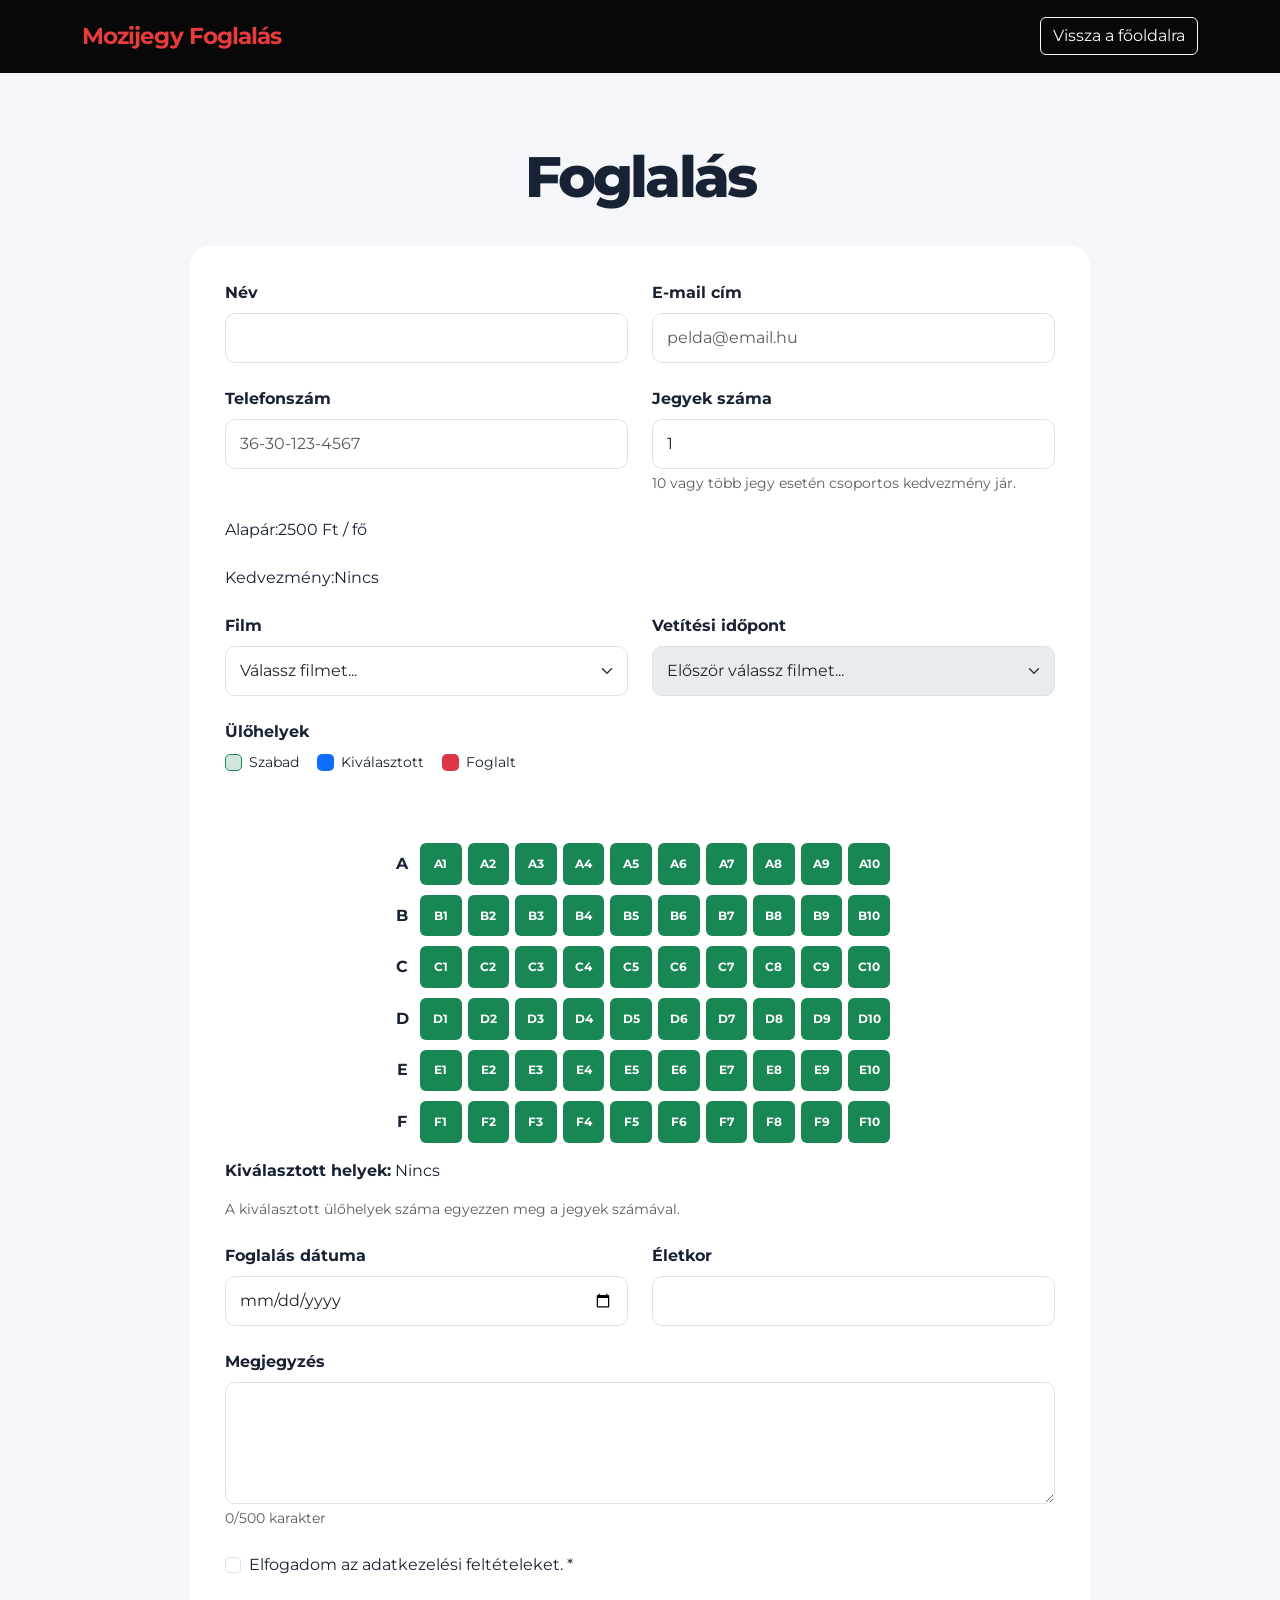
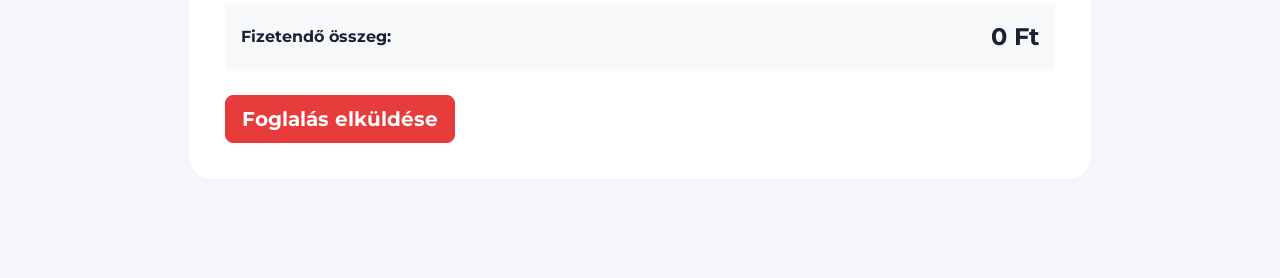
<file: urlap.html>
<!DOCTYPE html>
<html lang="hu">

<head>
  <meta charset="UTF-8">
  <meta name="viewport" content="width=device-width, initial-scale=1.0">
  <title>Foglalás</title>
  <link href="https://cdn.jsdelivr.net/npm/bootstrap@5.3.8/dist/css/bootstrap.min.css" rel="stylesheet"
    integrity="sha384-sRIl4kxILFvY47J16cr9ZwB07vP4J8+LH7qKQnuqkuIAvNWLzeN8tE5YBujZqJLB" crossorigin="anonymous">
  <script defer src="urlap.js"></script>
  <link rel="stylesheet" href="urlap.css">
</head>

<body class="form-page">
  <nav class="navbar navbar-expand-lg navbar-dark sticky-top">
    <div class="container">
      <a class="navbar-brand fw-bold" href="index.html"><span>Mozijegy Foglalás</span></a>
      <div>
        <a class="btn btn-outline-light" href="index.html">Vissza a főoldalra</a>
      </div>
    </div>
  </nav>

  <main class="form-wrapper">
    <div class="container">
      <div class="form-header text-center">
        <h1>Foglalás</h1>
      </div>
      <div class="form-card">
        <form action="" method="post">
          <div class="row g-4">
            <div class="col-md-6">
              <label for="name" class="form-label">Név</label>
              <input id="name" name="name" type="text" class="form-control" minlength="3" maxlength="60" required>
              <div class="invalid-feedback">A név legalább 3 karakter legyen.
              </div>
            </div>
            <div class="col-md-6">
              <label for="email" class="form-label">E-mail cím</label>
              <input id="email" name="email" type="email" pattern="[^ @]*@[^ @]*" class="form-control" required
                placeholder="pelda@email.hu">
              <div class="invalid-feedback">Adj meg egy érvényes e-mail címet.
              </div>
            </div>
            <div class="col-md-6">
              <label for="phone" class="form-label">Telefonszám</label>
              <input id="phone" name="phone" type="tel" pattern="[0-9]{2}-[0-9]{2}-[0-9]{3}-[0-9]{4}"
                class="form-control" required placeholder="36-30-123-4567">
              <div class="invalid-feedback">Adj meg érvényes telefonszámot.</div>
            </div>
            <div class="col-md-6">
              <label for="jegyek" class="form-label">Jegyek száma</label>
              <input type="number" id="jegyek" name="jegyek" class="form-control" min="1" max="30" value="1" required>
              <div class="form-text">10 vagy több jegy esetén csoportos kedvezmény jár.</div>
            </div>
            <div>Alapár:<span>2500 Ft / fő</span></div>
            <div>Kedvezmény:<span id="kedvezmény">Nincs</span></div>
            <div class="col-md-6">
              <label for="film" class="form-label">
                Film
              </label>
              <select id="film" name="film" class="form-select" required>
                <option value="">Válassz filmet...</option>
              </select>
            </div>
            <div class="col-md-6">
              <label for="ido" class="form-label"> Vetítési időpont</label>
              <select id="ido" name="ido" class="form-select" required disabled>
                <option value=""> Először válassz filmet...</option>
              </select>
            </div>
            <div class="col-12">
              <label class="form-label">Ülőhelyek</label>
              <div class="seat-legend mb-3">
                <span><i class="seat-dot szabad"></i> Szabad</span>
                <span><i class="seat-dot kivalasztott"></i> Kiválasztott</span>
                <span><i class="seat-dot foglalt"></i> Foglalt</span>
              </div>
              <div class="screen"></div>
              <div class="seat-map" id="ulesek" aria-label="Moziterem ülésrendje">
                <div class="seat-row">
                  <span class="row-label">A</span>
                  <button type="button" class="seat szabad" data-seat="A1">A1</button>
                  <button type="button" class="seat szabad" data-seat="A2">A2</button>
                  <button type="button" class="seat szabad" data-seat="A3">A3</button>
                  <button type="button" class="seat szabad" data-seat="A4">A4</button>
                  <button type="button" class="seat szabad" data-seat="A5">A5</button>
                  <button type="button" class="seat szabad" data-seat="A6">A6</button>
                  <button type="button" class="seat szabad" data-seat="A7">A7</button>
                  <button type="button" class="seat szabad" data-seat="A8">A8</button>
                  <button type="button" class="seat szabad" data-seat="A9">A9</button>
                  <button type="button" class="seat szabad" data-seat="A10">A10</button>
                </div>
                <div class="seat-row">
                  <span class="row-label">B</span>
                  <button type="button" class="seat szabad" data-seat="B1">B1</button>
                  <button type="button" class="seat szabad" data-seat="B2">B2</button>
                  <button type="button" class="seat szabad" data-seat="B3">B3</button>
                  <button type="button" class="seat szabad" data-seat="B4">B4</button>
                  <button type="button" class="seat szabad" data-seat="B5">B5</button>
                  <button type="button" class="seat szabad" data-seat="B6">B6</button>
                  <button type="button" class="seat szabad" data-seat="B7">B7</button>
                  <button type="button" class="seat szabad" data-seat="B8">B8</button>
                  <button type="button" class="seat szabad" data-seat="B9">B9</button>
                  <button type="button" class="seat szabad" data-seat="B10">B10</button>
                </div>
                <div class="seat-row">
                  <span class="row-label">C</span>
                  <button type="button" class="seat szabad" data-seat="C1">C1</button>
                  <button type="button" class="seat szabad" data-seat="C2">C2</button>
                  <button type="button" class="seat szabad" data-seat="C3">C3</button>
                  <button type="button" class="seat szabad" data-seat="C4">C4</button>
                  <button type="button" class="seat szabad" data-seat="C5">C5</button>
                  <button type="button" class="seat szabad" data-seat="C6">C6</button>
                  <button type="button" class="seat szabad" data-seat="C7">C7</button>
                  <button type="button" class="seat szabad" data-seat="C8">C8</button>
                  <button type="button" class="seat szabad" data-seat="C9">C9</button>
                  <button type="button" class="seat szabad" data-seat="C10">C10</button>
                </div>
                <div class="seat-row">
                  <span class="row-label">D</span>
                  <button type="button" class="seat szabad" data-seat="D1">D1</button>
                  <button type="button" class="seat szabad" data-seat="D2">D2</button>
                  <button type="button" class="seat szabad" data-seat="D3">D3</button>
                  <button type="button" class="seat szabad" data-seat="D4">D4</button>
                  <button type="button" class="seat szabad" data-seat="D5">D5</button>
                  <button type="button" class="seat szabad" data-seat="D6">D6</button>
                  <button type="button" class="seat szabad" data-seat="D7">D7</button>
                  <button type="button" class="seat szabad" data-seat="D8">D8</button>
                  <button type="button" class="seat szabad" data-seat="D9">D9</button>
                  <button type="button" class="seat szabad" data-seat="D10">D10</button>
                </div>
                <div class="seat-row">
                  <span class="row-label">E</span>
                  <button type="button" class="seat szabad" data-seat="E1">E1</button>
                  <button type="button" class="seat szabad" data-seat="E2">E2</button>
                  <button type="button" class="seat szabad" data-seat="E3">E3</button>
                  <button type="button" class="seat szabad" data-seat="E4">E4</button>
                  <button type="button" class="seat szabad" data-seat="E5">E5</button>
                  <button type="button" class="seat szabad" data-seat="E6">E6</button>
                  <button type="button" class="seat szabad" data-seat="E7">E7</button>
                  <button type="button" class="seat szabad" data-seat="E8">E8</button>
                  <button type="button" class="seat szabad" data-seat="E9">E9</button>
                  <button type="button" class="seat szabad" data-seat="E10">E10</button>
                </div>
                <div class="seat-row">
                  <span class="row-label">F</span>
                  <button type="button" class="seat szabad" data-seat="F1">F1</button>
                  <button type="button" class="seat szabad" data-seat="F2">F2</button>
                  <button type="button" class="seat szabad" data-seat="F3">F3</button>
                  <button type="button" class="seat szabad" data-seat="F4">F4</button>
                  <button type="button" class="seat szabad" data-seat="F5">F5</button>
                  <button type="button" class="seat szabad" data-seat="F6">F6</button>
                  <button type="button" class="seat szabad" data-seat="F7">F7</button>
                  <button type="button" class="seat szabad" data-seat="F8">F8</button>
                  <button type="button" class="seat szabad" data-seat="F9">F9</button>
                  <button type="button" class="seat szabad" data-seat="F10">F10</button>
                </div>
              </div>
              <div class="mt-3">
                <strong>Kiválasztott helyek:</strong>
                <span id="kivalasztottHelyek">Nincs</span>
              </div>
              <div id="ulesHiba" class="alert alert-danger mt-3 d-none" role="alert"></div>
              <div class="form-text mt-3">
                A kiválasztott ülőhelyek száma egyezzen meg a jegyek számával.
              </div>
            </div>
            <div class="col-md-6">
              <label for="date" class="form-label">Foglalás dátuma</label>
              <input id="date" name="date" type="date" class="form-control" required>
              <div class="invalid-feedback">Adj meg egy jövőbeli dátumot.
              </div>
            </div>
            <div class="col-md-6">
              <label for="év" class="form-label">Életkor</label>
              <input type="number" id="év" name="év" class="form-control" min="1" max="120" required>
              <div class="invalid-feedback">Add meg az életkorodat</div>
            </div>
            <div class="col-12">
              <label for="message" class="form-label">Megjegyzés</label>
              <textarea id="message" name="message" class="form-control" rows="4" maxlength="500"></textarea>
              <div class="form-text"><span id="charCount">0</span>/500 karakter
              </div>
            </div>
            <div class="col-12">
              <div class="form-check">
                <input id="privacy" name="privacy" type="checkbox" class="form-check-input" required>
                <label for="privacy" class="form-check-label">Elfogadom az adatkezelési feltételeket. *</label>
                <div class="invalid-feedback">A feltétel elfogadása szükséges.
                </div>
              </div>
            </div>
            <div class="col-12">
              <div class="p-3 bg-light">
                <div class="d-flex justify-content-between align-items-center">
                  <span class="fw-bold">Fizetendő összeg:</span>
                  <span id="végösszeg" class="fs-4 fw-bold">2500 Ft</span>
                </div>
              </div>
            </div>
            <div class="col-12 d-flex flex-wrap gap-3">
              <button class="btn btn-primary btn-lg" type="submit">Foglalás elküldése</button>
            </div>
          </div>
        </form>
      </div>
    </div>
  </main>
</body>

</html>
</file>
<file: urlap.css>
@import url('https://fonts.googleapis.com/css2?family=Montserrat:wght@400;500;600;700;800&display=swap');


*{
    box-sizing:border-box
}
.form-page {
    background: #f4f6f9;
}

.form-wrapper,
.results-wrapper {
    padding: 70px 0 100px;
}

.form-header {
    margin-bottom: 35px
}

.form-header h1 {
    font-size: 57px;
    font-weight: 800;
    letter-spacing: -.05em
}


.form-card {
    background: #fff;
    border-radius: 20px;
    padding: 35px;
    max-width: 900px;
    margin: auto;
}

.form-label {
    font-weight: 700
}

.form-control,
.form-select {
    padding: 12px 14px;
    border-radius: 10px
}

.form-control:focus,
.form-select:focus {
    border-color: #e83b3b;

}

.btn-primary {
    background: #e83b3b;
    border-color: #e83b3b;
    font-weight: 700
}

.btn-primary:hover {
    background: #c92d2d;
    border-color: #c92d2d;
    transform: translateY(-2px)
}


html {
    scroll-behavior: smooth
}

body {
    font-family:Montserrat, Arial, Helvetica, sans-serif;
    color: #182235;
    margin: 0;
    background: #fff
}

.navbar {
    background: rgba(0, 0, 0, .97);
    padding: 14px 0
}

.navbar-brand {
    font-size: 1.45rem;
    letter-spacing: -.04em
}

.navbar-brand span {
    color: #e83b3b
}

.nav-link {
    color: #dce3ef
}

.nav-link:hover {
    color: #fff
}

.seat-legend {
    display: flex;
    flex-wrap: wrap;
    gap: 18px;
    font-size: 14px;
}

.seat-legend span {
    display: flex;
    align-items: center;
    gap: 7px;
}

.seat-dot {
    width: 17px;
    height: 17px;
    display: inline-block;
    border-radius: 5px;
}

.seat-dot.szabad {
    background: #d1e7dd;
    border: 1px solid #198754;
}

.seat-dot.kivalasztott {
    background: #0d6efd;
}

.seat-dot.foglalt {
    background: #dc3545;
}

.screen {
    max-width: 500px;
    margin: 25px auto;
    padding: 10px;
    text-align: center;
    font-weight: 700;
    letter-spacing: 4px;
}

.seat-map {
    display: grid;
    gap: 9px;
    max-width: 500px;
    margin: 0 auto;
}

.seat {
    aspect-ratio: 1;
    min-width: 0;
    padding: 2px;
    border: 1px solid #198754;
    border-radius: 7px 7px 4px 4px;
    background: #d1e7dd;
    color: #145c39;
    font-size: 12px;
    font-weight: 700;
    cursor: pointer;
}

.seat:hover:not(:disabled) {
    outline: 2px solid #198754;
}

.seat.kivalasztott {
    color: #fff;
    background: #0d6efd;
    border-color: #0d6efd;
}

.seat.foglalt {
    color: #fff;
    background: #dc3545;
    border-color: #dc3545;
    cursor: not-allowed;
    opacity: .8;
}

.seat:disabled {
    cursor: not-allowed;
}


.seat-map {
    display: flex;
    flex-direction: column;
    gap: 10px;
    overflow-x: auto;
}

.seat-row {
    display: grid;
    grid-template-columns: 24px repeat(10, minmax(36px, 1fr));
    gap: 6px;
    align-items: center;
    min-width: 430px;
}

.row-label {
    font-weight: bold;
    text-align: center;
}

.seat {
    padding: 8px 2px;
    border: none;
    border-radius: 6px;
    cursor: pointer;
    font-size: 12px;
}

.seat.szabad {
    background-color: #198754;
    color: white;
}

.seat.kivalasztott {
    background-color: #0d6efd;
    color: white;
}

.seat.foglalt {
    background-color: #dc3545;
    color: white;
    cursor: not-allowed;
    opacity: 0.7;
}

/* Responsivity */
@media (max-width: 992px) {
    .form-card {
        max-width: 95%;
    }
}
@media (max-width: 768px) {
    .form-header h1 {
        font-size: 36px;
    }

    .form-card {
        padding: 20px;
    }

    .form-wrapper,
    .results-wrapper {
        padding: 40px 0 60px;
    }
}

@media (max-width: 480px) {
    .seat-map {
        gap: 5px;
    }

    .seat {
        font-size: 10px;
        border-radius: 4px;
    }
}
</file>
